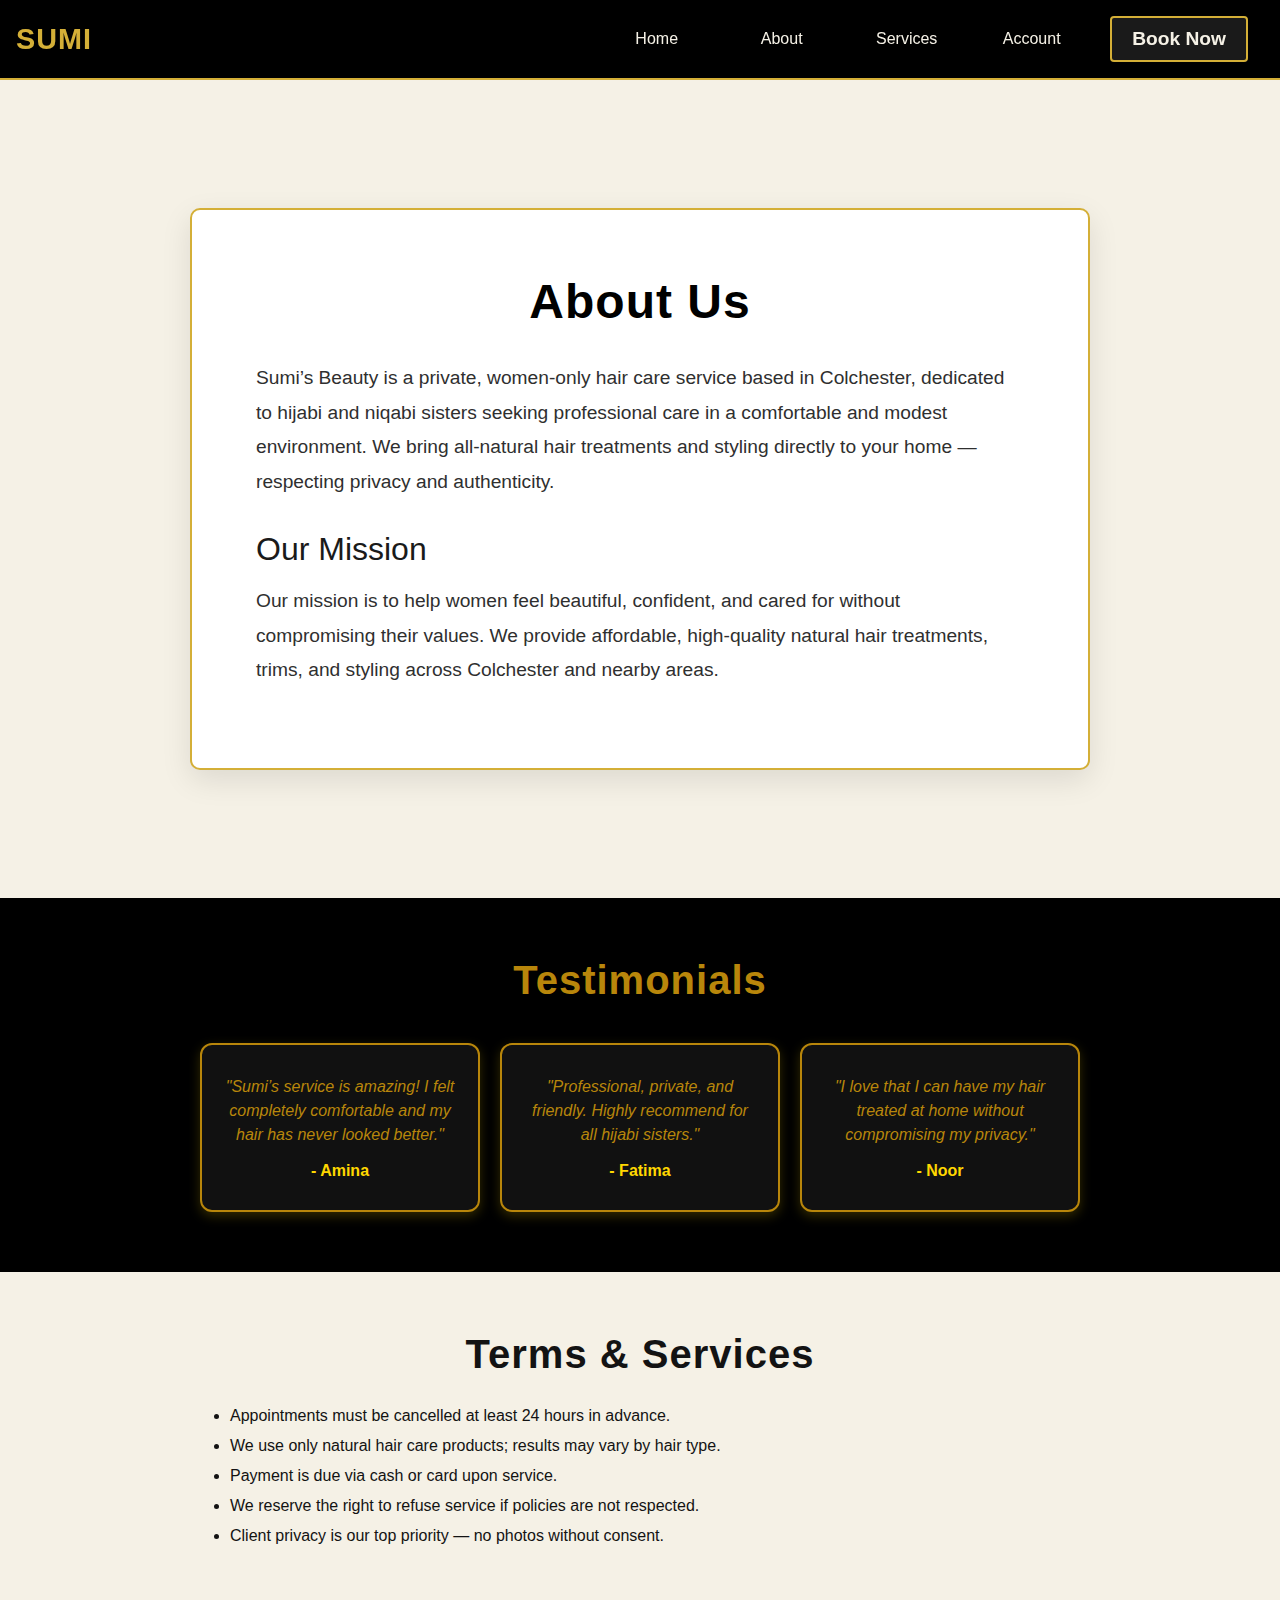
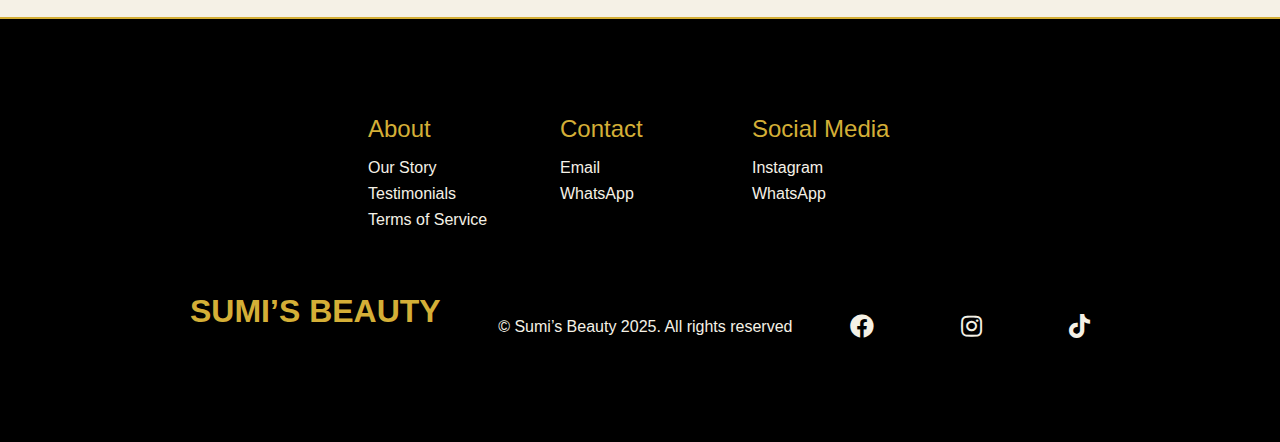
<file: about.html>
<!DOCTYPE html>
<html lang="en">
<head>
  <meta charset="UTF-8">
  <meta name="viewport" content="width=device-width, initial-scale=1.0">
  <meta name="google-site-verification" content="gPLGvZBgF6WXd4WoUAdCA6i-BrGyVkg86Hvie2SJGu4" />
  <title>Sumi's Beauty – Natural Hair & Braiding Services</title>

  <!-- SEO Meta Tags -->
  <meta name="description" content="Sumi's Beauty in Colchester offers natural hair treatments, braiding styles, deep conditioning, and at-home styling. Book your appointment today!">
  <meta name="keywords" content="Hair care, Natural hair, Braiding, Deep conditioning, Hair treatments, Sumi's Beauty, Colchester">
  <meta name="author" content="Sumi's Beauty">

  <!-- Open Graph / Social Sharing -->
  <meta property="og:title" content="Sumi's Beauty – Natural Hair & Braiding Services">
  <meta property="og:description" content="Revive, nourish, and style your hair with Sumi's Beauty in Colchester. Book your appointment today!">
  <meta property="og:image" content="images/og-image.jpg">
  <meta property="og:url" content="https://reading056.github.io/sumibeauty/">
  <meta property="og:type" content="website">

  <!-- Twitter Card -->
  <meta name="twitter:card" content="summary_large_image">
  <meta name="twitter:title" content="Sumi's Beauty – Natural Hair & Braiding Services">
  <meta name="twitter:description" content="Revive, nourish, and style your hair with Sumi's Beauty in Colchester. Book your appointment today!">
  <meta name="twitter:image" content="images/og-image.jpg">

  <!-- Favicon -->
  <link rel="icon" type="image/png" href="images/favicon.png">

  <!-- Stylesheets -->
  <link rel="stylesheet" href="styles.css">
  <link rel="stylesheet" href="https://use.fontawesome.com/releases/v5.14.0/css/all.css" crossorigin="anonymous">

  <!-- Google Analytics -->
  <script async src="https://www.googletagmanager.com/gtag/js?id=G-37MZ9DQZRC"></script>
  <script>
    window.dataLayer = window.dataLayer || [];
    function gtag(){dataLayer.push(arguments);}
    gtag('js', new Date());
    gtag('config', 'G-37MZ9DQZRC');
  </script>
</head>
<body>

  <!-- Navbar -->
  <nav class="navbar">
    <div class="navbar__container">
      <a href="index.html" id="navbar__logo">SUMI</a>
      <div class="navbar__toggle" id="mobile-menu">
        <span class="bar"></span>
        <span class="bar"></span>
        <span class="bar"></span>
      </div>
      <ul class="navbar__menu">
        <li class="navbar__item"><a href="index.html" class="navbar__links">Home</a></li>
        <li class="navbar__item"><a href="about.html" class="navbar__links">About</a></li>
        <li class="navbar__item"><a href="index.html#services" class="navbar__links">Services</a></li>
        <li class="navbar__item"><a href="account.html" class="navbar__links">Account</a></li>
        <li class="navbar__btn"><a href="book.html" class="button">Book Now</a></li>
      </ul>
    </div>
  </nav>

  <!-- About Section -->
  <section class="about__page">
    <div class="about__container">
      <h1>About Us</h1>
      <p>
        Sumi’s Beauty is a private, women-only hair care service based in Colchester,
        dedicated to hijabi and niqabi sisters seeking professional care in a
        comfortable and modest environment. We bring all-natural hair treatments
        and styling directly to your home — respecting privacy and authenticity.
      </p>

      <h2>Our Mission</h2>
      <p>
        Our mission is to help women feel beautiful, confident, and cared for without
        compromising their values. We provide affordable, high-quality natural hair
        treatments, trims, and styling across Colchester and nearby areas.
      </p>
    </div>
  </section>

  <!-- Testimonials -->
  <section class="testimonials" id="testimonials">
    <h1>Testimonials</h1>
    <div class="testimonials__wrapper">
      <div class="testimonial__card">
        <p>"Sumi’s service is amazing! I felt completely comfortable and my hair has never looked better."</p>
        <h4>- Amina</h4>
      </div>
      <div class="testimonial__card">
        <p>"Professional, private, and friendly. Highly recommend for all hijabi sisters."</p>
        <h4>- Fatima</h4>
      </div>
      <div class="testimonial__card">
        <p>"I love that I can have my hair treated at home without compromising my privacy."</p>
        <h4>- Noor</h4>
      </div>
    </div>
  </section>

  <!-- Terms Section -->
  <section class="terms__page" id="terms">
    <div class="terms__container">
      <h1>Terms & Services</h1>
      <ul>
        <li>Appointments must be cancelled at least 24 hours in advance.</li>
        <li>We use only natural hair care products; results may vary by hair type.</li>
        <li>Payment is due via cash or card upon service.</li>
        <li>We reserve the right to refuse service if policies are not respected.</li>
        <li>Client privacy is our top priority — no photos without consent.</li>
      </ul>
    </div>
  </section>

 <!-- Footer -->
  <footer class="footer__container"> 
    <div class="footer__links"> 
      <div class="footer__link--wrapper">
        <div class="footer__link--items"> 
          <h2>About</h2> 
          <a href="about.html">Our Story</a> 
          <a href="testimonials.html">Testimonials</a> 
          <a href="terms.html">Terms of Service</a>
        </div>

        <div class="footer__link--items">
          <h2>Contact</h2>
          <a href="mailto:moridiyah.bola@gmail.com">Email</a>
          <a href="https://wa.me/44775813614" target="_blank">WhatsApp</a>
        </div> 
      </div>

      <div class="footer__link--wrapper"> 
        <div class="footer__link--items"> 
          <h2>Social Media</h2> 
          <a href="https://instagram.com/papilou.bloom" target="_blank">Instagram</a>
          <a href="https://wa.me/44775813614" target="_blank">WhatsApp</a> 
        </div> 
      </div> 
    </div>

    <section class="social__media">
      <div class="social__media--wrap">
        <div class="footer__logo"> 
          <a href="index.html" id="footer__logo">SUMI’S BEAUTY</a>
        </div> 
        <p class="website__rights">© Sumi’s Beauty 2025. All rights reserved</p> 
        <div class="social__icons"> 
          <a href="/" class="social__icon--link"><i class="fab fa-facebook"></i></a> 
          <a href="https://instagram.com/papilou.bloom" class="social__icon--link"><i class="fab fa-instagram"></i></a> 
          <a href="/" class="social__icon--link"><i class="fab fa-tiktok"></i></a> 
        </div> 
      </div> 
    </section> 
  </footer>
  <script src="app.js"></script> 
</body>
</html>
</file>
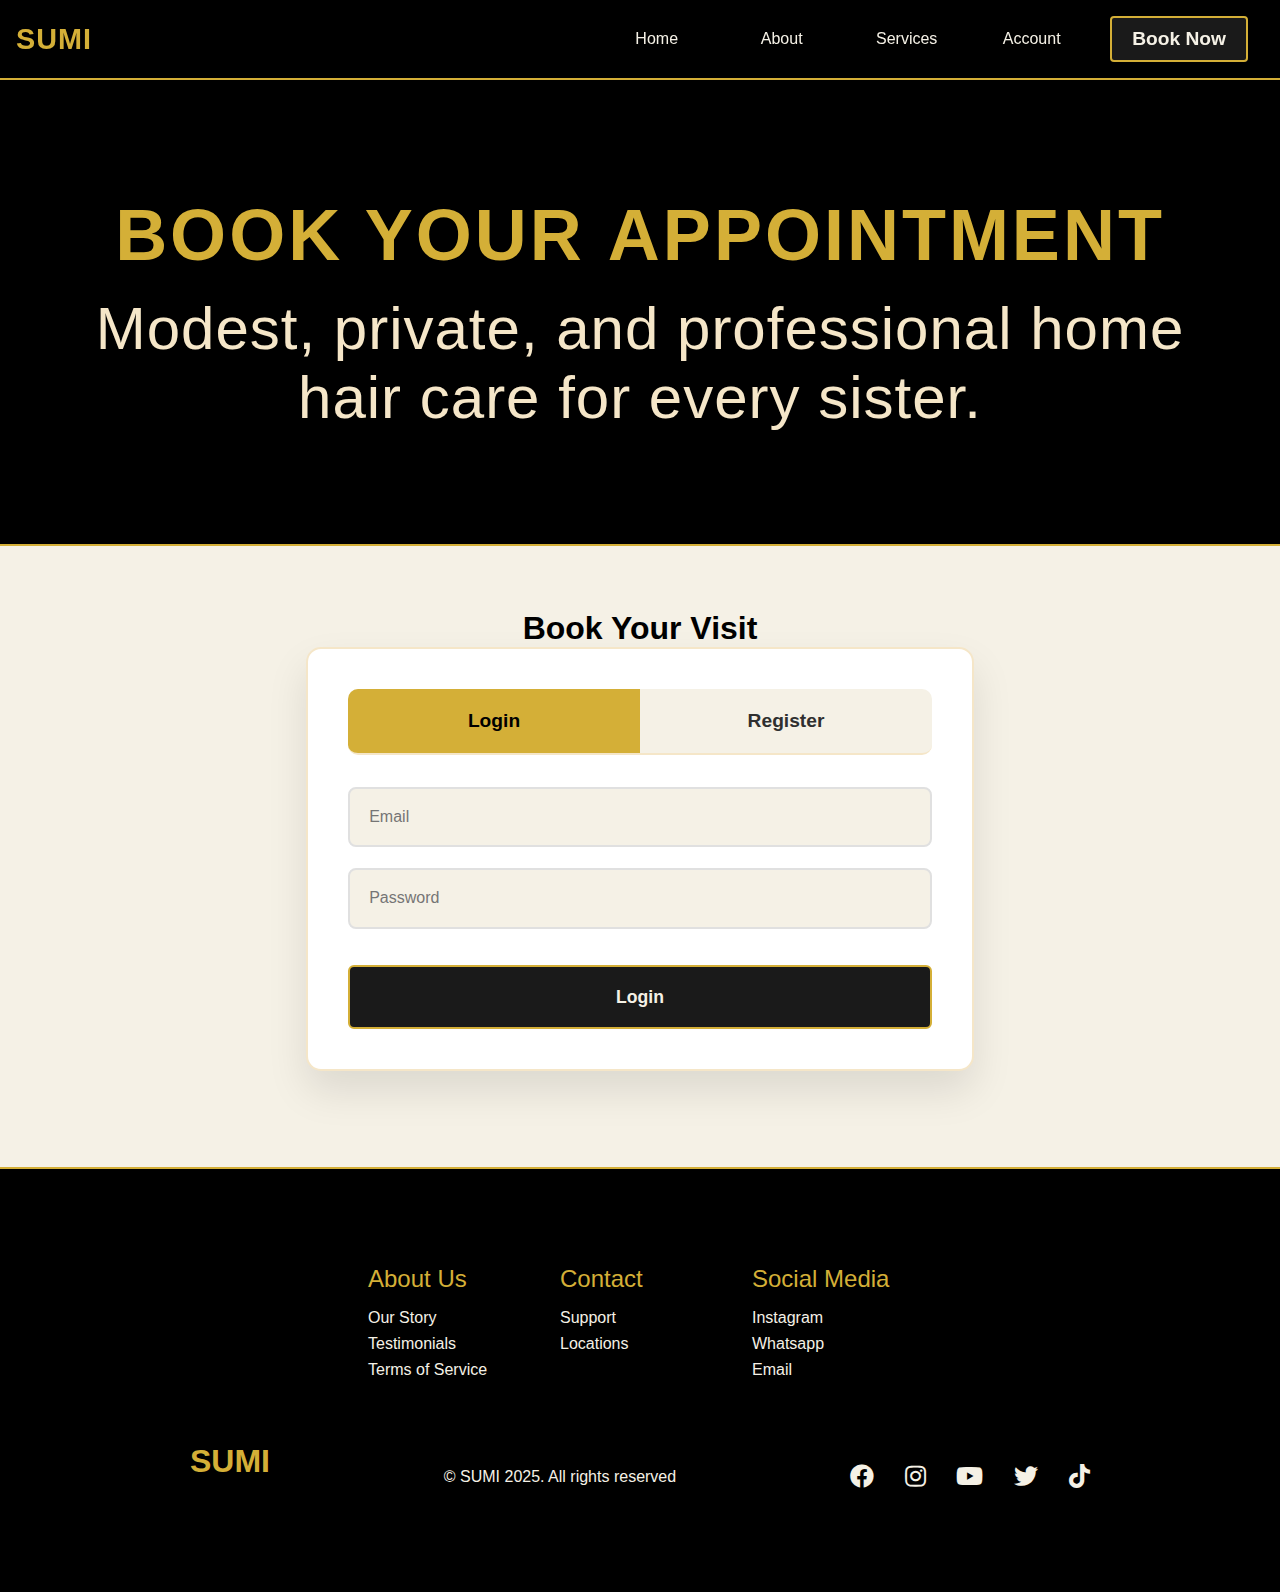
<file: book.html>
<!DOCTYPE html>
<html lang="en">
<head>
  <meta charset="UTF-8">
  <meta name="viewport" content="width=device-width, initial-scale=1.0">
  
  <!-- Primary Meta Tags -->
  <title>Sumi Hair Care | Natural Hair Treatments & Braiding in Birmingham</title>
  <meta name="description" content="Sumi Hair Care offers professional natural hair treatments, braiding styles, deep conditioning, and at-home styling in Birmingham, UK. Book your appointment online today!">
  <meta name="keywords" content="Hair Care, Braiding Styles, Natural Hair, Hair Treatments, Deep Conditioning, Birmingham Hair Salon">
  <meta name="author" content="Sumi Hair Care">

  <!-- Open Graph / Facebook -->
  <meta property="og:type" content="website">
  <meta property="og:title" content="Sumi Hair Care | Natural Hair Treatments & Braiding">
  <meta property="og:description" content="Professional natural hair treatments, braiding, deep conditioning, and at-home styling in Birmingham. Book online!">
  <meta property="og:image" content="https://yourwebsite.com/images/logo.png">
  <meta property="og:url" content="https://yourwebsite.com">
  <meta property="og:site_name" content="Sumi Hair Care">
  <!-- Google tag (gtag.js) -->
<script async src="https://www.googletagmanager.com/gtag/js?id=G-37MZ9DQZRC"></script>
<script>
  window.dataLayer = window.dataLayer || [];
  function gtag(){dataLayer.push(arguments);}
  gtag('js', new Date());

  gtag('config', 'G-37MZ9DQZRC');
</script>
  <!-- Twitter -->
  <meta name="twitter:card" content="summary_large_image">
  <meta name="twitter:title" content="Sumi Hair Care | Natural Hair Treatments & Braiding">
  <meta name="twitter:description" content="Professional natural hair treatments, braiding, deep conditioning, and at-home styling in Birmingham. Book online!">
  <meta name="twitter:image" content="https://yourwebsite.com/images/logo.png">

  <!-- Favicon -->
  <link rel="icon" href="favicon.ico" type="image/x-icon">

  <!-- CSS -->
  <link rel="stylesheet" href="styles.css">
  <link rel="stylesheet" href="https://use.fontawesome.com/releases/v5.14.0/css/all.css" crossorigin="anonymous">

  <!-- Structured Data (JSON-LD) -->
  <script type="application/ld+json">
{
  "@context": "https://schema.org",
  "@type": "HairSalon",
  "name": "Sumi Hair Care",
  "image": "https://reading056.github.io/sumibeauty/images/logo.png",
  "@id": "https://reading056.github.io/sumibeauty/",
  "url": "https://reading056.github.io/sumibeauty/",
  "telephone": "+44 7775813614",
  "address": {
    "@type": "PostalAddress",
    "streetAddress": "pembridge close",
    "addressLocality": "redditch",
    "postalCode": "b98 0jp",
    "addressCountry": "GB"
  },
  "geo": {
    "@type": "GeoCoordinates",
    "latitude": 52.4862,
    "longitude": -1.8904
  },
  "openingHoursSpecification": [
    {
      "@type": "OpeningHoursSpecification",
      "dayOfWeek": [
        "Monday",
        "Tuesday",
        "Wednesday",
        "Thursday",
        "Friday"
      ],
      "opens": "09:00",
      "closes": "18:00"
    },
    {
      "@type": "OpeningHoursSpecification",
      "dayOfWeek": [
        "Saturday"
      ],
      "opens": "10:00",
      "closes": "16:00"
    }
  ],
  "priceRange": "$$",
  "sameAs": [
    "https://www.instagram.com/papilou.bloom/",
    "https://www.tiktok.com/@papilou.bloom"
  ],
  "description": "Sumi Hair Care offers professional hair treatments, braiding styles, at-home styling, deep conditioning, and trims to keep your hair healthy and beautiful."
}
</script>
</head>
<body>
  <!-- Navbar -->
  <nav class="navbar">
    <div class="navbar__container">
      <a href="index.html" id="navbar__logo">SUMI</a>
      <div class="navbar__toggle" id="mobile-menu">
        <span class="bar"></span>
        <span class="bar"></span>
        <span class="bar"></span>
      </div>
      <ul class="navbar__menu">
        <li class="navbar__item"><a href="index.html" class="navbar__links">Home</a></li>
        <li class="navbar__item"><a href="about.html" class="navbar__links">About</a></li>
        <li class="navbar__item"><a href="#services" class="navbar__links">Services</a></li>
        <li class="navbar__item"><a href="account.html" class="navbar__links">Account</a></li>
        <li class="navbar__btn"><a href="book.html" class="button">Book Now</a></li>
      </ul>
    </div>
  </nav>

  <!-- Hero -->
  <header class="hero hero--small">
    <div class="hero__container">
      <h1 class="hero__heading">Book Your <span>Appointment</span></h1>
      <p class="hero__description">Modest, private, and professional home hair care for every sister.</p>
    </div>
  </header>

  <!-- Booking / Auth Section -->
  <section class="booking" id="booking">
    <div class="booking__container">
      <h1>Book Your Visit</h1>

      <!-- Auth Forms -->
      <div class="auth__forms">
        <div class="auth__tab" role="tablist" aria-label="Authentication">
          <button type="button" class="auth__tab-btn active" data-tab="login" aria-selected="true">Login</button>
          <button type="button" class="auth__tab-btn" data-tab="register" aria-selected="false">Register</button>
        </div>

        <form class="auth__form active" id="loginForm" aria-hidden="false">
          <input id="loginEmail" name="email" type="email" placeholder="Email" required>
          <input id="loginPassword" name="password" type="password" placeholder="Password" required>
          <button type="submit">Login</button>
        </form>

        <form class="auth__form" id="registerForm" aria-hidden="true">
          <input id="regName" name="name" type="text" placeholder="Full Name" required>
          <input id="regEmail" name="email" type="email" placeholder="Email" required>
          <input id="regPassword" name="password" type="password" placeholder="Password" required>
          <input id="regPhone" name="phone" type="tel" placeholder="Phone Number" required>
          <button type="submit">Create Account</button>
        </form>
      </div>

      <!-- Booking Form -->
      <form class="booking__form" id="bookingForm" style="display:none;" aria-hidden="true">
        <div class="form__group">
          <label for="service">Select Service:</label>
<select id="service" required>
  <option value="" disabled selected>Choose your braiding style</option>
  <option value="Box Braids">Box Braids</option>
  <option value="Cornrows">Cornrows</option>
  <option value="Ghana Braids">Ghana Braids</option>
  <option value="Senegalese Twists">Senegalese Twists</option>
  <option value="Havana Twists">Havana Twists</option>
  <option value="Faux Locs">Faux Locs</option>
  <option value="Micro Braids">Micro Braids</option>
  <option value="Feed-in Braids">Feed-in Braids</option>
  <option value="Crochet Braids">Crochet Braids</option>
  <option value="Knotless Braids">Knotless Braids</option>
</select>
        </div>

        <div class="form__group">
          <label for="date">Preferred Date</label>
          <input id="date" name="date" type="date" required>
        </div>

        <div class="form__group">
          <label for="time">Preferred Time</label>
          <select id="time" name="time" required>
            <option value="">Select time</option>
            <option value="09:00">9:00 AM</option>
            <option value="10:00">10:00 AM</option>
            <option value="11:00">11:00 AM</option>
            <option value="13:00">1:00 PM</option>
            <option value="14:00">2:00 PM</option>
            <option value="15:00">3:00 PM</option>
            <option value="16:00">4:00 PM</option>
          </select>
        </div>

        <div class="form__group">
          <label for="notes">Special Requests</label>
          <textarea id="notes" name="notes" placeholder="Any preferences or notes..."></textarea>
        </div>

        <button type="submit">Confirm Booking</button>
      </form>
    </div>
  </section>

  <!-- Footer -->
  <div class="footer__container"> 
    <div class="footer__links"> 
      <div class="footer__link--wrapper">
        <div class="footer__link--items"> 
          <h2>About Us</h2> 
          <a href="about.html">Our Story</a> 
          <a href="/">Testimonials</a> 
          <a href="terms.html">Terms of Service</a>
        </div>
        <div class="footer__link--items">
          <h2>Contact</h2>
          <a href="/">Support</a> 
          <a href="/">Locations</a>
        </div> 
      </div>
      <div class="footer__link--wrapper"> 
        <div class="footer__link--items"> 
          <h2>Social Media</h2> 
          <a href="/">Instagram</a>
          <a href="/">Whatsapp</a> 
          <a href="mailto:moridiyah.bola@gmail.com">Email</a>
        </div> 
      </div> 
    </div>
    <section class="social__media">
      <div class="social__media--wrap">
        <div class="footer__logo"> 
          <a href="/" id="footer__logo">SUMI</a>
        </div> 
        <p class="website__rights">© SUMI 2025. All rights reserved</p> 
        <div class="social__icons"> 
          <a href="/" class="social__icon--link"><i class="fab fa-facebook"></i></a> 
          <a href="/" class="social__icon--link"><i class="fab fa-instagram"></i></a> 
          <a href="/" class="social__icon--link"><i class="fab fa-youtube"></i></a> 
          <a href="/" class="social__icon--link"><i class="fab fa-twitter"></i></a> 
          <a href="/" class="social__icon--link"><i class="fab fa-tiktok"></i></a> 
        </div> 
      </div> 
    </section> 
  </div>

  <script src="app.js"></script>
</body>
</html>
</file>
<file: styles.css>
* {
  box-sizing: border-box;
  margin: 0;
  padding: 0;
  font-family: 'Kumbh Sans', sans-serif;
  scroll-behavior: smooth;
}

/* Color Variables for Consistency */
:root {
  --black: #000000;
  --dark-charcoal: #1A1A1A;
  --gold: #D4AF37;
  --light-gold: #F5E6C8;
  --cream: #F5F1E6;
  --charcoal: #2F2F2F;
}

/* Navbar Styles */
.navbar {
  background: var(--black);
  height: 80px;
  display: flex;
  justify-content: center;
  align-items: center;
  font-size: 1.2rem;
  position: sticky;
  top: 0;
  z-index: 999;
  border-bottom: 2px solid var(--gold);
}

.navbar__container {
  display: flex;
  justify-content: space-between;
  height: 80px;
  z-index: 1;
  width: 100%;
  max-width: 1300px;
  margin: 0 auto;
  padding: 0 50px;
}

#navbar__logo {
  color: var(--gold);
  display: flex;
  align-items: center;
  cursor: pointer;
  text-decoration: none;
  font-size: 2rem;
  font-weight: bold;
  letter-spacing: 1px;
}

.navbar__menu {
  display: flex;
  align-items: center;
  list-style: none;
}

.navbar__item {
  height: 80px;
}

.navbar__links {
  color: var(--cream);
  display: flex;
  align-items: center;
  justify-content: center;
  width: 125px;
  text-decoration: none;
  height: 100%;
  transition: all 0.3s ease;
  font-weight: 500;
}

.navbar__btn {
  display: flex;
  justify-content: center;
  align-items: center;
  padding: 0 1rem;
  width: 100%;
}

.button {
  display: flex;
  justify-content: center;
  align-items: center;
  text-decoration: none;
  padding: 10px 20px;
  height: 100%;
  width: 100%;
  border: none;
  outline: none;
  border-radius: 4px;
  background: var(--dark-charcoal);
  color: var(--cream);
  transition: all 0.3s ease;
  font-weight: 600;
  border: 2px solid var(--gold);
}

.navbar__links:hover {
  color: var(--gold);
  transition: all 0.3s ease;
}

.button:hover {
  background: var(--gold);
  color: var(--black);
  transform: translateY(-2px);
}

@media screen and (max-width: 960px) {
  .navbar__container {
    display: flex;
    justify-content: space-between;
    height: 80px;
    z-index: 1;
    width: 100%;
    max-width: 1300px;
    padding: 0;
  }

  .navbar__menu {
    display: grid;
    grid-template-columns: auto;
    margin: 0;
    width: 100%;
    position: absolute;
    top: -1000px;
    opacity: 0;
    transition: all 0.5s ease;
    z-index: -1;
    background: var(--black);
  }

  .navbar__menu.active {
    top: 100%;
    opacity: 1;
    transition: all 0.5s ease;
    z-index: 99;
    height: 60vh;
    font-size: 1.6rem;
  }

  #navbar__logo {
    padding-left: 25px;
  }

  .navbar__toggle .bar {
    width: 25px;
    height: 3px;
    margin: 5px auto;
    transition: all 0.3s ease-in-out;
    background: var(--cream);
  }

  .navbar__item {
    width: 100%;
  }

  .navbar__links {
    text-align: center;
    padding: 2rem;
    width: 100%;
    display: table;
  }

  .navbar__btn {
    padding-bottom: 2rem;
  }

  .button {
    display: flex;
    justify-content: center;
    align-items: center;
    width: 80%;
    height: 80px;
    margin: 0;
  }

  #mobile-menu {
    position: absolute;
    top: 20%;
    right: 5%;
    transform: translate(5%, 20%);
  }

  .navbar__toggle .bar {
    display: block;
    cursor: pointer;
  }

  #mobile-menu.is-active .bar:nth-child(2) {
    opacity: 0;
  }

  #mobile-menu.is-active .bar:nth-child(1) {
    transform: translateY(8px) rotate(45deg);
  }

  #mobile-menu.is-active .bar:nth-child(3) {
    transform: translateY(-8px) rotate(-45deg);
  }
}

/* Hero Section */
.hero {
  background: var(--black);
  padding: 200px 0;
  position: relative;
}

.hero__container {
  display: flex;
  flex-direction: column;
  justify-content: center;
  align-items: center;
  max-width: 1200px;
  margin: 0 auto;
  height: 90%;
  text-align: center;
  padding: 30px;
}

.hero__heading {
  font-size: 100px;
  margin-bottom: 24px;
  color: var(--cream);
  font-weight: 300;
  letter-spacing: 2px;
}

.hero__heading span {
  color: var(--gold);
  font-weight: 600;
}

.hero__description {
  font-size: 60px;
  color: var(--light-gold);
  font-weight: 300;
  letter-spacing: 1px;
}

.highlight {
  border-bottom: 4px solid var(--gold);
}

@media screen and (max-width: 768px) {
  .hero__heading {
    font-size: 60px;
  }

  .hero__description {
    font-size: 40px;
  }
}

/* About Section */
.main {
  background-color: var(--cream);
  padding: 10rem 0;
}

.main__container {
  display: grid;
  grid-template-columns: 1fr 1fr;
  align-items: center;
  justify-content: center;
  margin: 0 auto;
  height: 90%;
  z-index: 1;
  width: 100%;
  max-width: 1300px;
  padding: 0 50px;
}

.main__content {
  color: var(--charcoal);
  width: 100%;
}

.main__content h1 {
  font-size: 2rem;
  color: var(--dark-charcoal);
  text-transform: uppercase;
  margin-bottom: 32px;
  letter-spacing: 1px;
  font-weight: 600;
}

.main__content h2 {
  font-size: 4rem;
  color: var(--black);
  margin-bottom: 24px;
  font-weight: 300;
}

.main__content p {
  margin-top: 1rem;
  font-size: 2rem;
  font-weight: 400;
  color: var(--charcoal);
  line-height: 1.6;
}

/* Main Book Now Button - Fixed */
.main__btn {
  font-size: 1.4rem;
  background: var(--dark-charcoal);
  padding: 15px 40px;
  border: none;
  border-radius: 6px;
  margin-top: 2rem;
  cursor: pointer;
  position: relative;
  transition: all 0.35s ease;
  outline: none;
  color: var(--cream);
  font-weight: 600;
  border: 2px solid var(--gold);
  text-decoration: none;
  display: inline-block;
}

.main__btn a {
  color: var(--cream);
  text-decoration: none !important;
  display: inline-block;
  width: 100%;
  height: 100%;
  line-height: normal;
  cursor: pointer;
}

.main__btn:hover {
  background: var(--gold);
  color: var(--black);
  transform: translateY(-3px);
  box-shadow: 0 10px 20px rgba(212, 175, 55, 0.3);
}

.main__img--container {
  text-align: center;
}

.main__img--card {
  margin: 10px;
  height: 500px;
  width: 500px;
  border-radius: 4px;
  display: flex;
  flex-direction: column;
  justify-content: center;
  color: var(--cream);
  background: var(--dark-charcoal);
  box-shadow: 0 15px 30px rgba(0,0,0,0.1);
}

.fa-layer-group,
.fa-users {
  font-size: 14rem;
  color: var(--light-gold);
}

#card-2 {
  background: var(--black);
}

/* Mobile Responsive */
@media screen and (max-width: 1100px) {
  .main__container {
    display: grid;
    grid-template-columns: 1fr;
    align-items: center;
    justify-content: center;
    width: 100%;
    margin: 0 auto;
    height: 90%;
  }

  .main__img--container {
    display: flex;
    justify-content: center;
  }

  .main__img--card {
    height: 425px;
    width: 425px;
  }

  .main__content {
    text-align: center;
    margin-bottom: 4rem;
  }

  .main__content h1 {
    font-size: 2.5rem;
    margin-top: 2rem;
  }

  .main__content h2 {
    font-size: 3rem;
  }

  .main__content p {
    margin-top: 1rem;
    font-size: 1.5rem;
  }
}

@media screen and (max-width: 480px) {
  .main__img--card {
    width: 250px;
    height: 250px;
  }

  .fa-users,
  .fa-layer-group {
    font-size: 4rem;
  }

  .main__content h1 {
    font-size: 2rem;
    margin-top: 3rem;
  }
  .main__content h2 {
    font-size: 2rem;
  }

  .main__content p {
    margin-top: 2rem;
  }

  .main__btn {
    padding: 12px 36px;
    margin: 2.5rem 0;
  }
}

/* Services Section */
.services {
  background: var(--cream);
  display: flex;
  flex-direction: column;
  justify-content: center;
  align-items: center;
  height: 100%;
  padding: 10rem 0;
}

.services h1 {
  color: var(--black);
  margin-bottom: 5rem;
  font-size: 2.5rem;
  font-weight: 300;
  letter-spacing: 1px;
}

.services__wrapper {
  display: grid;
  grid-template-columns: 1fr 1fr 1fr 1fr;
  grid-template-rows: 1fr;
}

.services__card {
  margin: 10px;
  height: 425px;
  width: 300px;
  border-radius: 4px;
  display: flex;
  flex-direction: column;
  justify-content: center;
  color: var(--cream);
  background: var(--dark-charcoal);
  transition: 0.3s ease-in;
  box-shadow: 0 10px 20px rgba(0,0,0,0.1);
  border: 1px solid var(--gold);
}

.services__card:nth-child(2) {
  background: var(--black);
}

.services__card:nth-child(3) {
  background: var(--charcoal);
}

.services__card h2 {
  text-align: center;
  color: var(--cream);
  font-weight: 400;
  font-size: 1.8rem;
}

.services__card p {
  text-align: center;
  margin-top: 24px;
  font-size: 20px;
  color: var(--light-gold);
  padding: 0 20px;
}

.services__btn {
  display: flex;
  justify-content: center;
  margin-top: 16px;
}

.services__card button {
  color: var(--cream);
  padding: 14px 24px;
  border: none;
  outline: none;
  border-radius: 4px;
  background: transparent;
  font-size: 1rem;
  border: 2px solid var(--gold);
  transition: all 0.3s ease;
}

.services__card button:hover {
  cursor: pointer;
  background: var(--gold);
  color: var(--black);
}

.services__card:hover {
  transform: translateY(-10px);
  transition: 0.3s ease-in;
  cursor: pointer;
  box-shadow: 0 20px 40px rgba(0,0,0,0.15);
}

@media screen and (max-width: 1300px) {
  .services__wrapper {
    grid-template-columns: 1fr 1fr;
  }
}

@media screen and (max-width: 768px) {
  .services__wrapper {
    grid-template-columns: 1fr;
  }
}

/* Footer CSS */
.footer__container {
  background-color: var(--black);
  padding: 5rem 0;
  display: flex;
  flex-direction: column;
  justify-content: center;
  align-items: center;
  border-top: 2px solid var(--gold);
}

#footer__logo {
  color: var(--gold);
  display: flex;
  align-items: center;
  cursor: pointer;
  text-decoration: none;
  font-size: 2rem;
  font-weight: bold;
  margin-bottom: 2rem;
}

.footer__links {
  width: 100%;
  max-width: 1000px;
  display: flex;
  justify-content: center;
}

.footer__link--wrapper {
  display: flex;
}

.footer__link--items {
  display: flex;
  flex-direction: column;
  align-items: flex-start;
  margin: 16px;
  text-align: left;
  width: 160px;
  box-sizing: border-box;
}

.footer__link--items h2 {
  margin-bottom: 16px;
  color: var(--gold);
  font-weight: 400;
}

.footer__link--items a {
  color: var(--cream);
  text-decoration: none;
  margin-bottom: 0.5rem;
  transition: 0.3 ease-out;
}

.footer__link--items a:hover {
  color: var(--light-gold);
  transition: 0.3 ease-out;
}

.social__icon--link {
  color: var(--cream);
  font-size: 24px;
  transition: 0.3s ease;
}

.social__icon--link:hover {
  color: var(--gold);
}

.social__media {
  max-width: 1000px;
  width: 100%;
}

.social__media--wrap {
  display: flex;
  justify-content: space-between;
  align-items: center;
  width: 90%;
  max-width: 1000px;
  margin: 40px auto 0 auto;
}

.social__icons {
  display: flex;
  justify-content: space-between;
  align-items: center;
  width: 240px;
}

.website__rights {
  color: var(--cream);
}

@media screen and (max-width: 820px) {
  .footer__links {
    padding-top: 2rem;
  }

  #footer__logo {
    margin-bottom: 2rem;
  }

  .website__rights {
    margin-bottom: 2rem;
  }

  .footer__link--wrapper {
    flex-direction: column;
  }

  .social__media--wrap {
    flex-direction: column;
  }
}

@media screen and (max-width: 480px) {
  .footer__link--items {
    margin: 0;
    padding: 10px;
    width: 100%;
  }
}

/* Booking Section - Fixed */
.booking {
  background: var(--cream);
  padding: 8rem 0;
  text-align: center;
}

.booking__container {
  max-width: 700px;
  margin: 0 auto;
  padding: 0 20px;
}

.booking h2 {
  color: var(--black);
  font-size: 2.5rem;
  margin-bottom: 1rem;
  font-weight: 600;
}

.booking .subtext {
  font-size: 1.2rem;
  margin-bottom: 3rem;
  color: var(--charcoal);
  line-height: 1.6;
}

/* Auth Forms - Improved */
.auth__forms {
  background: white;
  padding: 2.5rem;
  border-radius: 10px;
  box-shadow: 0 15px 35px rgba(0,0,0,0.1);
  margin-bottom: 2rem;
  border: 1px solid var(--light-gold);
}

.auth__tab {
  display: flex;
  margin-bottom: 2rem;
  border-bottom: 2px solid var(--light-gold);
  background: var(--cream);
  border-radius: 8px 8px 0 0;
  overflow: hidden;
}

.auth__tab-btn {
  flex: 1;
  padding: 1.2rem;
  background: none;
  border: none;
  font-size: 1.1rem;
  cursor: pointer;
  font-weight: 500;
  transition: all 0.3s ease;
  color: var(--charcoal);
}

.auth__tab-btn.active {
  background: var(--gold);
  color: var(--black);
  font-weight: 600;
}

.auth__form {
  display: none;
  animation: fadeIn 0.5s ease;
}

.auth__form.active {
  display: block;
}

.auth__form input {
  width: 100%;
  padding: 1rem;
  margin-bottom: 1.2rem;
  border: 1px solid #ddd;
  border-radius: 6px;
  font-size: 1rem;
  transition: all 0.3s ease;
  background: var(--cream);
}

.auth__form input:focus {
  outline: none;
  border-color: var(--gold);
  box-shadow: 0 0 0 3px rgba(212, 175, 55, 0.1);
}

.auth__form button {
  width: 100%;
  padding: 1.2rem;
  background: var(--dark-charcoal);
  color: var(--cream);
  border: 2px solid var(--gold);
  border-radius: 6px;
  font-size: 1.1rem;
  cursor: pointer;
  transition: all 0.3s ease;
  font-weight: 600;
  margin-top: 1rem;
}

.auth__form button:hover {
  background: var(--gold);
  color: var(--black);
  transform: translateY(-2px);
  box-shadow: 0 8px 20px rgba(212, 175, 55, 0.3);
}

/* Booking Form - Improved */
.booking__form {
  background: white;
  padding: 2.5rem;
  border-radius: 10px;
  box-shadow: 0 15px 35px rgba(0,0,0,0.1);
  display: none;
  text-align: left;
  border: 1px solid var(--light-gold);
  animation: slideUp 0.5s ease;
}

.booking__form.active {
  display: block;
}

.form__group {
  margin-bottom: 1.8rem;
}

.form__group label {
  display: block;
  margin-bottom: 0.7rem;
  color: var(--black);
  font-weight: 600;
  font-size: 1.1rem;
}

.form__group input,
.form__group select,
.form__group textarea {
  width: 100%;
  padding: 1.2rem;
  border: 1px solid #ddd;
  border-radius: 6px;
  font-size: 1rem;
  transition: all 0.3s ease;
  background: var(--cream);
  font-family: 'Kumbh Sans', sans-serif;
}

.form__group input:focus,
.form__group select:focus,
.form__group textarea:focus {
  outline: none;
  border-color: var(--gold);
  box-shadow: 0 0 0 3px rgba(212, 175, 55, 0.1);
}

.form__group textarea {
  height: 120px;
  resize: vertical;
}

.booking__form button {
  width: 100%;
  padding: 1.2rem;
  background: var(--dark-charcoal);
  color: var(--cream);
  border: 2px solid var(--gold);
  border-radius: 6px;
  font-size: 1.1rem;
  cursor: pointer;
  transition: all 0.3s ease;
  font-weight: 600;
  margin-top: 1rem;
}

.booking__form button:hover {
  background: var(--gold);
  color: var(--black);
  transform: translateY(-2px);
  box-shadow: 0 8px 20px rgba(212, 175, 55, 0.3);
}

/* User Dashboard - Improved */
.user__dashboard {
  display: none;
  background: white;
  padding: 2.5rem;
  border-radius: 10px;
  box-shadow: 0 15px 35px rgba(0,0,0,0.1);
  text-align: left;
  border: 1px solid var(--light-gold);
  animation: fadeIn 0.5s ease;
}

.user__dashboard.active {
  display: block;
}

.user__dashboard h3 {
  margin-bottom: 1.5rem;
  color: var(--black);
  font-size: 1.8rem;
  text-align: center;
}

.appointments__list {
  margin-bottom: 2.5rem;
}

.appointment__card {
  background: var(--cream);
  padding: 1.5rem;
  margin-bottom: 1.2rem;
  border-left: 4px solid var(--gold);
  border-radius: 8px;
  transition: all 0.3s ease;
}

.appointment__card:hover {
  transform: translateX(5px);
  box-shadow: 0 5px 15px rgba(0,0,0,0.1);
}

.appointment__card h4 {
  margin-bottom: 0.8rem;
  color: var(--black);
  font-size: 1.3rem;
}

.appointment__card p {
  color: var(--charcoal);
  margin-bottom: 0.5rem;
  font-size: 1.1rem;
}

.logout__btn {
  padding: 1rem 2.5rem;
  background: var(--dark-charcoal);
  color: var(--cream);
  border: 2px solid var(--gold);
  border-radius: 6px;
  cursor: pointer;
  transition: all 0.3s ease;
  font-weight: 600;
  font-size: 1.1rem;
  display: block;
  margin: 0 auto;
}

.logout__btn:hover {
  background: var(--gold);
  color: var(--black);
  transform: translateY(-2px);
}

/* Animations */
@keyframes fadeIn {
  from {
    opacity: 0;
    transform: translateY(10px);
  }
  to {
    opacity: 1;
    transform: translateY(0);
  }
}

@keyframes slideUp {
  from {
    opacity: 0;
    transform: translateY(20px);
  }
  to {
    opacity: 1;
    transform: translateY(0);
  }
}

/* About Page Styling */
.about__page {
  background: var(--cream);
  padding: 8rem 2rem;
  display: flex;
  justify-content: center;
  align-items: center;
}

.about__container {
  max-width: 900px;
  background: white;
  padding: 4rem;
  border-radius: 10px;
  box-shadow: 0 10px 30px rgba(0,0,0,0.1);
  text-align: left;
  border: 2px solid var(--gold);
}

.about__container h1 {
  font-size: 3rem;
  color: var(--black);
  text-align: center;
  margin-bottom: 2rem;
  font-weight: 600;
  letter-spacing: 1px;
}

.about__container h2 {
  font-size: 2rem;
  color: var(--dark-charcoal);
  margin-top: 2rem;
  margin-bottom: 1rem;
  font-weight: 500;
}

.about__container p {
  font-size: 1.2rem;
  line-height: 1.8;
  color: var(--charcoal);
  margin-bottom: 1rem;
}

.about__container .main__btn {
  display: inline-block;
  margin-top: 3rem;
  text-align: center;
}

/* Account Page Styles */
body {
  font-family: 'Kumbh Sans', sans-serif;
  background-color: var(--cream);
  margin: 0;
  padding: 0;
  scroll-behavior: smooth;
}

header {
  background-color: var(--black);
  color: var(--gold);
  padding: 2rem 4rem;
  display: flex;
  justify-content: space-between;
  align-items: center;
  border-bottom: 2px solid var(--gold);
}

header h1 {
  font-size: 2rem;
  font-weight: 600;
  letter-spacing: 1px;
}

header button {
  background: var(--gold);
  color: var(--black);
  border: none;
  padding: 0.75rem 1.5rem;
  border-radius: 4px;
  font-weight: 600;
  cursor: pointer;
  transition: all 0.3s ease;
}

header button:hover {
  background: var(--dark-charcoal);
  color: var(--cream);
}

/* Main Account Section */
.account-main {
  max-width: 1000px;
  margin: 4rem auto;
  padding: 0 20px;
  text-align: center;
}

.welcome-msg h2 {
  font-size: 2.5rem;
  color: var(--black);
  margin-bottom: 0.5rem;
}

.welcome-msg p {
  font-size: 1.5rem;
  color: var(--charcoal);
  margin-bottom: 3rem;
}

.appointments-section h3 {
  font-size: 2rem;
  color: var(--gold);
  margin-bottom: 2rem;
}

.appointments-list {
  display: grid;
  grid-template-columns: 1fr 1fr;
  gap: 2rem;
  margin-top: 2rem;
}

.appointment__card {
  background-color: var(--dark-charcoal);
  color: var(--cream);
  padding: 2rem;
  border-radius: 8px;
  border: 2px solid var(--gold);
  box-shadow: 0 10px 20px rgba(0,0,0,0.1);
  transition: all 0.3s ease;
  text-align: left;
}

.appointment__card h4 {
  color: var(--gold);
  margin-bottom: 0.5rem;
}

.appointment__card p {
  color: var(--cream);
  font-size: 1.1rem;
  margin-bottom: 0.5rem;
}

.appointment__card:hover {
  transform: translateY(-5px);
  box-shadow: 0 20px 40px rgba(0,0,0,0.2);
}

/* Cancel Appointment Button */
.cancelApptBtn {
  padding: 8px 16px;
  background-color: var(--gold);
  color: var(--black);
  border: 2px solid var(--black);
  border-radius: 6px;
  font-weight: bold;
  cursor: pointer;
  margin-top: 10px;
  transition: all 0.3s ease;
}

.cancelApptBtn:hover {
  background-color: var(--black);
  color: var(--gold);
  border: 2px solid var(--gold);
}

.account-actions {
  margin-top: 3rem;
}

#bookNewBtn {
  background: var(--gold);
  color: var(--black);
  border: none;
  padding: 1rem 2rem;
  font-size: 1.2rem;
  border-radius: 6px;
  cursor: pointer;
  transition: all 0.3s ease;
}

#bookNewBtn:hover {
  background: var(--dark-charcoal);
  color: var(--cream);
}

/* Testimonials Section */
.testimonials {
  background-color: #000;
  color: #b8860b;
  padding: 60px 20px;
  text-align: center;
}

.testimonials h1 {
  font-size: 2.5rem;
  margin-bottom: 40px;
  letter-spacing: 1px;
}

.testimonials__wrapper {
  display: flex;
  flex-wrap: wrap;
  justify-content: center;
  gap: 20px;
}

.testimonial__card {
  background-color: #111;
  border: 2px solid #b8860b;
  border-radius: 12px;
  padding: 30px 20px;
  width: 280px;
  box-shadow: 0 4px 12px rgba(255, 215, 0, 0.2);
  transition: transform 0.3s, box-shadow 0.3s;
}

.testimonial__card:hover {
  transform: translateY(-5px);
  box-shadow: 0 6px 20px rgba(255, 215, 0, 0.4);
}

.testimonial__card p {
  font-size: 1rem;
  line-height: 1.5;
  margin-bottom: 15px;
  font-style: italic;
}

.testimonial__card h4 {
  font-size: 1rem;
  font-weight: bold;
  color: #ffd700;
}

/* Terms & Services Section */
.terms__page {
  background-color: var(--cream);
  color: #131313;
  padding: 60px 20px;
}

.terms__container {
  max-width: 900px;
  margin: 0 auto;
}

.terms__container h1 {
  font-size: 2.5rem;
  margin-bottom: 30px;
  text-align: center;
  letter-spacing: 1px;
}

.terms__container p {
  font-size: 1rem;
  margin-bottom: 20px;
  line-height: 1.6;
  text-align: center;
}

.terms__container ul {
  list-style-type: disc;
  padding-left: 40px;
}

.terms__container ul li {
  font-size: 1rem;
  margin-bottom: 12px;
}

/* Responsive Design */
@media screen and (max-width: 768px) {
  .booking {
    padding: 5rem 0;
  }
  
  .booking h2 {
    font-size: 2rem;
  }
  
  .auth__forms,
  .booking__form,
  .user__dashboard {
    padding: 1.5rem;
    margin: 0 1rem;
  }
  
  .auth__tab-btn {
    padding: 1rem 0.5rem;
    font-size: 1rem;
  }
  
  .main__btn {
    font-size: 1.2rem;
    padding: 12px 30px;
  }

  .about__container {
    padding: 2rem;
  }

  .about__container h1 {
    font-size: 2.2rem;
  }

  .about__container h2 {
    font-size: 1.6rem;
  }

  .about__container p {
    font-size: 1.05rem;
  }

  header {
    flex-direction: column;
    align-items: flex-start;
  }

  header h1 {
    margin-bottom: 1rem;
  }

  .appointments-list {
    grid-template-columns: 1fr;
  }

  .account-main h2 {
    font-size: 2rem;
  }

  .appointment__card {
    padding: 1.5rem;
  }

  .testimonials__wrapper {
    flex-direction: column;
    align-items: center;
  }

  .testimonial__card {
    width: 90%;
  }
}

@media screen and (max-width: 480px) {
  header {
    padding: 1.5rem 2rem;
  }

  header button {
    width: 100%;
    text-align: center;
  }

  .account-main {
    margin: 2rem auto;
  }

  .account-main h2 {
    font-size: 1.8rem;
    margin-bottom: 2rem;
  }

  .appointment__card {
    padding: 1rem;
    font-size: 1rem;
  }

  .cancelApptBtn {
    width: 100%;
    text-align: center;
  }
}

* {
  box-sizing: border-box;
  margin: 0;
  padding: 0;
  font-family: 'Kumbh Sans', sans-serif;
  scroll-behavior: smooth;
}

/* Color Variables for Consistency */
:root {
  --black: #000000;
  --dark-charcoal: #1A1A1A;
  --gold: #D4AF37;
  --light-gold: #F5E6C8;
  --cream: #F5F1E6;
  --charcoal: #2F2F2F;
  --white: #FFFFFF;
}

/* Base responsive units - using rem for better zoom handling */
html {
  font-size: 16px; /* Base font size */
}

/* Prevent horizontal scroll on zoom */
body {
  overflow-x: hidden;
  max-width: 100vw;
  position: relative;
}

/* Container max-width with padding protection */
.container {
  max-width: 100%;
  overflow-x: hidden;
}

/* Navbar Styles - Zoom Resistant */
.navbar {
  background: var(--black);
  height: 5rem; /* Using rem instead of px */
  display: flex;
  justify-content: center;
  align-items: center;
  font-size: 1.2rem;
  position: sticky;
  top: 0;
  z-index: 999;
  border-bottom: 0.125rem solid var(--gold);
  min-height: 5rem; /* Ensure minimum touch target */
}

.navbar__container {
  display: flex;
  justify-content: space-between;
  height: 5rem;
  z-index: 1;
  width: 100%;
  max-width: 81.25rem; /* 1300px in rem */
  margin: 0 auto;
  padding: 0 1rem; /* Reduced padding for zoom safety */
  overflow: hidden;
}

#navbar__logo {
  color: var(--gold);
  display: flex;
  align-items: center;
  cursor: pointer;
  text-decoration: none;
  font-size: 1.8rem; /* Smaller base size */
  font-weight: bold;
  letter-spacing: 0.0625rem;
  min-width: max-content; /* Prevent logo shrinking */
}

.navbar__menu {
  display: flex;
  align-items: center;
  list-style: none;
  flex-wrap: nowrap;
}

.navbar__item {
  height: 5rem;
  min-width: max-content;
}

.navbar__links {
  color: var(--cream);
  display: flex;
  align-items: center;
  justify-content: center;
  width: 7.8125rem; /* 125px in rem */
  text-decoration: none;
  height: 100%;
  transition: all 0.3s ease;
  font-weight: 500;
  padding: 0 0.5rem;
  font-size: 1rem; /* Fixed font size */
}

/* Mobile Navigation - Zoom Proof */
@media screen and (max-width: 60rem) { /* 960px in rem */
  .navbar__container {
    padding: 0 0.5rem; /* Even smaller padding on mobile */
    max-width: 100%;
  }

  .navbar__menu {
    display: grid;
    grid-template-columns: 100%; /* Always full width */
    margin: 0;
    width: 100vw; /* Viewport width for safety */
    position: absolute;
    top: -1000px;
    opacity: 0;
    transition: all 0.5s ease;
    z-index: -1;
    background: var(--black);
    left: 0;
    right: 0;
  }

  .navbar__menu.active {
    top: 100%;
    opacity: 1;
    transition: all 0.5s ease;
    z-index: 99;
    height: auto;
    font-size: 1.2rem;
    min-height: 50vh;
  }

  #navbar__logo {
    font-size: 1.5rem;
    padding-left: 0;
    max-width: 80vw; /* Prevent overflow */
  }

  .navbar__item {
    width: 100%;
    min-width: unset;
  }

  .navbar__links {
    text-align: center;
    padding: 1.5rem;
    width: 100%;
    display: table;
    font-size: 1.1rem; /* Readable even when zoomed */
  }

  .button {
    width: 90%;
    height: 4rem;
    margin: 0 auto;
    font-size: 1.1rem;
  }
}

/* Hero Section - Zoom Resistant */
.hero {
  background: linear-gradient(rgba(0,0,0,0.8), rgba(0,0,0,0.8)), var(--black);
  padding: 6rem 1rem; /* Using rem and safe padding */
  position: relative;
  text-align: center;
  max-width: 100vw;
  overflow: hidden;
}

.hero__container {
  display: flex;
  flex-direction: column;
  justify-content: center;
  align-items: center;
  max-width: 75rem; /* 1200px in rem */
  margin: 0 auto;
  text-align: center;
  padding: 1rem;
  width: 100%;
  box-sizing: border-box;
}

.hero__heading {
  font-size: clamp(2.5rem, 8vw, 4.5rem); /* Fluid typography */
  margin-bottom: 1rem;
  color: var(--gold);
  font-weight: 700;
  letter-spacing: 0.1875rem;
  text-transform: uppercase;
  line-height: 1.2;
  word-wrap: break-word;
  max-width: 100%;
}

.hero__subheading {
  font-size: clamp(1.5rem, 5vw, 2.5rem);
  margin-bottom: 1.5rem;
  color: var(--cream);
  font-weight: 400;
  letter-spacing: 0.0625rem;
  line-height: 1.3;
  max-width: 100%;
}

.hero__tagline {
  font-size: clamp(1rem, 4vw, 1.4rem);
  color: var(--light-gold);
  margin-bottom: 2rem;
  line-height: 1.6;
  max-width: 37.5rem; /* 600px in rem */
  font-weight: 300;
  padding: 0 1rem;
}

/* Main Book Now Button - Zoom Safe */
.main__btn {
  font-size: clamp(1.1rem, 3vw, 1.3rem);
  background: var(--dark-charcoal);
  padding: 1.125rem 2.8125rem;
  border: none;
  border-radius: 0.5rem;
  margin-top: 1rem;
  cursor: pointer;
  transition: all 0.35s ease;
  color: var(--cream);
  font-weight: 600;
  border: 0.1875rem solid var(--gold);
  text-decoration: none;
  display: inline-flex;
  align-items: center;
  justify-content: center;
  min-height: 3.75rem;
  min-width: min-content;
  width: auto;
  max-width: 100%;
}

/* Booking Section - Zoom Proof */
.booking {
  background: var(--cream);
  padding: 4rem 1rem;
  text-align: center;
  max-width: 100vw;
  overflow: hidden;
}

.booking__container {
  max-width: 43.75rem; /* 700px in rem */
  margin: 0 auto;
  padding: 0 1rem;
  width: 100%;
  box-sizing: border-box;
}

.booking h2 {
  color: var(--black);
  font-size: clamp(2rem, 6vw, 2.8rem);
  margin-bottom: 1rem;
  font-weight: 500;
  line-height: 1.3;
  word-wrap: break-word;
}

.booking .subtext {
  font-size: clamp(1rem, 3vw, 1.3rem);
  margin-bottom: 2rem;
  color: var(--charcoal);
  line-height: 1.6;
  padding: 0 0.5rem;
}

/* Auth Forms - Zoom Resistant */
.auth__forms {
  background: white;
  padding: clamp(1.5rem, 4vw, 2.5rem);
  border-radius: 0.9375rem;
  box-shadow: 0 1.25rem 2.5rem rgba(0,0,0,0.1);
  margin-bottom: 2rem;
  border: 0.125rem solid var(--light-gold);
  max-width: 100%;
  overflow: hidden;
}

.auth__tab {
  display: flex;
  margin-bottom: 2rem;
  border-radius: 0.625rem;
  overflow: hidden;
  background: var(--cream);
  min-height: 3.5rem;
}

.auth__tab-btn {
  flex: 1;
  padding: clamp(1rem, 2vw, 1.3rem);
  background: none;
  border: none;
  font-size: clamp(1rem, 2.5vw, 1.2rem);
  cursor: pointer;
  font-weight: 600;
  transition: all 0.3s ease;
  color: var(--charcoal);
  min-height: 3.5rem;
}

.auth__form {
  display: none;
  animation: fadeIn 0.5s ease;
}

.auth__form.active {
  display: block;
}

.auth__form input {
  width: 100%;
  padding: 1.2rem;
  margin-bottom: 1.3rem;
  border: 0.125rem solid #e0e0e0;
  border-radius: 0.5rem;
  font-size: 1rem; /* Fixed size to prevent zoom */
  transition: all 0.3s ease;
  background: var(--cream);
  box-sizing: border-box;
  max-width: 100%;
}

/* Booking Form - Zoom Safe */
.booking__form {
  background: white;
  padding: clamp(1.5rem, 4vw, 2.5rem);
  border-radius: 0.9375rem;
  box-shadow: 0 1.25rem 2.5rem rgba(0,0,0,0.1);
  display: none;
  text-align: left;
  border: 0.125rem solid var(--light-gold);
  animation: slideUp 0.5s ease;
  max-width: 100%;
  overflow: hidden;
}

.booking__form.active {
  display: block;
}

.form__group {
  margin-bottom: 1.5rem;
  width: 100%;
}

.form__group label {
  display: block;
  margin-bottom: 0.8rem;
  color: var(--black);
  font-weight: 600;
  font-size: clamp(1rem, 2.5vw, 1.2rem);
  line-height: 1.4;
}

.form__group input,
.form__group select,
.form__group textarea {
  width: 100%;
  padding: 1.2rem;
  border: 0.125rem solid #e0e0e0;
  border-radius: 0.5rem;
  font-size: 1rem; /* Fixed size */
  transition: all 0.3s ease;
  background: var(--cream);
  font-family: 'Kumbh Sans', sans-serif;
  box-sizing: border-box;
  max-width: 100%;
}

.form__group textarea {
  height: 8.75rem; /* 140px in rem */
  resize: vertical;
  min-height: 6.25rem; /* 100px in rem */
}

.booking__form button {
  width: 100%;
  padding: 1.3rem;
  background: var(--dark-charcoal);
  color: var(--cream);
  border: 0.125rem solid var(--gold);
  border-radius: 0.5rem;
  font-size: clamp(1.1rem, 2.5vw, 1.2rem);
  cursor: pointer;
  transition: all 0.3s ease;
  font-weight: 600;
  margin-top: 1rem;
  min-height: 3.5rem;
  box-sizing: border-box;
}

/* User Dashboard - Zoom Resistant */
.user__dashboard {
  display: none;
  background: white;
  padding: clamp(1.5rem, 4vw, 2.5rem);
  border-radius: 0.9375rem;
  box-shadow: 0 1.25rem 2.5rem rgba(0,0,0,0.1);
  text-align: left;
  border: 0.125rem solid var(--light-gold);
  animation: fadeIn 0.5s ease;
  max-width: 100%;
  overflow: hidden;
}

.user__dashboard.active {
  display: block;
}

.user__dashboard h3 {
  margin-bottom: 2rem;
  color: var(--black);
  font-size: clamp(1.5rem, 5vw, 2rem);
  text-align: center;
  font-weight: 500;
  line-height: 1.3;
}

.appointments__list {
  margin-bottom: 2rem;
  width: 100%;
}

.appointment__card {
  background: var(--cream);
  padding: clamp(1rem, 3vw, 2rem);
  margin-bottom: 1.5rem;
  border-left: 0.3125rem solid var(--gold);
  border-radius: 0.625rem;
  transition: all 0.3s ease;
  border: 0.125rem solid var(--light-gold);
  box-sizing: border-box;
  max-width: 100%;
}

.appointment__card h4 {
  margin-bottom: 1rem;
  color: var(--black);
  font-size: clamp(1.1rem, 3vw, 1.4rem);
  font-weight: 600;
  line-height: 1.3;
}

.appointment__card p {
  color: var(--charcoal);
  margin-bottom: 0.7rem;
  font-size: clamp(0.9rem, 2.5vw, 1.1rem);
  line-height: 1.4;
}

/* Critical Mobile Breakpoints with REM */
@media screen and (max-width: 48rem) { /* 768px */
  .hero {
    padding: 4rem 0.5rem;
  }
  
  .hero__container {
    padding: 0.5rem;
  }
  
  .booking {
    padding: 3rem 0.5rem;
  }
  
  .booking__container {
    padding: 0 0.5rem;
  }
  
  .auth__forms,
  .booking__form,
  .user__dashboard {
    padding: 1.5rem 1rem;
    margin: 0;
  }
  
  .auth__tab {
    flex-direction: column;
    min-height: auto;
  }
  
  .auth__tab-btn {
    min-height: 3rem;
  }
  
  /* Ensure form elements don't overflow */
  .form__group input,
  .form__group select,
  .form__group textarea {
    font-size: 16px; /* Critical for iOS zoom prevention */
    max-width: 100%;
  }
}

/* Extra Small Devices with REM */
@media screen and (max-width: 30rem) { /* 480px */
  .navbar {
    height: 4rem;
    min-height: 4rem;
  }
  
  .navbar__container {
    height: 4rem;
  }
  
  .hero__heading {
    font-size: 2rem;
  }
  
  .hero__subheading {
    font-size: 1.3rem;
  }
  
  .hero__tagline {
    font-size: 1rem;
    padding: 0 0.5rem;
  }
  
  .main__btn {
    width: 100%;
    max-width: 17.5rem; /* 280px */
    margin-left: auto;
    margin-right: auto;
  }
  
  /* Force single column layout on very small screens */
  .auth__forms,
  .booking__form {
    padding: 1rem 0.5rem;
  }
  
  .form__group {
    margin-bottom: 1rem;
  }
}

/* Ultra-small devices (like very zoomed in) */
@media screen and (max-width: 20rem) { /* 320px */
  .navbar__container {
    padding: 0 0.25rem;
  }
  
  #navbar__logo {
    font-size: 1.2rem;
  }
  
  .hero {
    padding: 3rem 0.25rem;
  }
  
  .booking {
    padding: 2rem 0.25rem;
  }
  
  .auth__forms,
  .booking__form,
  .user__dashboard {
    padding: 0.75rem 0.5rem;
  }
  
  .form__group input,
  .form__group select,
  .form__group textarea {
    padding: 0.8rem;
  }
}

/* Zoom-specific fixes */
@media (max-width: 480px) and (orientation: portrait) {
  /* Prevent layout breaking on portrait zoom */
  .booking__container,
  .auth__forms,
  .booking__form {
    min-width: 0; /* Allow shrinking */
    width: 100%;
  }
}

/* High zoom level protection */
@media (max-width: 360px) {
  .hero__heading {
    font-size: 1.8rem;
  }
  
  .hero__subheading {
    font-size: 1.1rem;
  }
  
  .booking h2 {
    font-size: 1.5rem;
  }
  
  .auth__tab-btn {
    font-size: 0.9rem;
    padding: 0.8rem 0.5rem;
  }
}

/* Ensure content never overflows viewport */
.booking__container > *,
.auth__forms > *,
.booking__form > *,
.user__dashboard > * {
  max-width: 100%;
  box-sizing: border-box;
}

/* Animations */
@keyframes fadeIn {
  from {
    opacity: 0;
    transform: translateY(0.9375rem);
  }
  to {
    opacity: 1;
    transform: translateY(0);
  }
}

@keyframes slideUp {
  from {
    opacity: 0;
    transform: translateY(1.5625rem);
  }
  to {
    opacity: 1;
    transform: translateY(0);
  }
}
</file>
